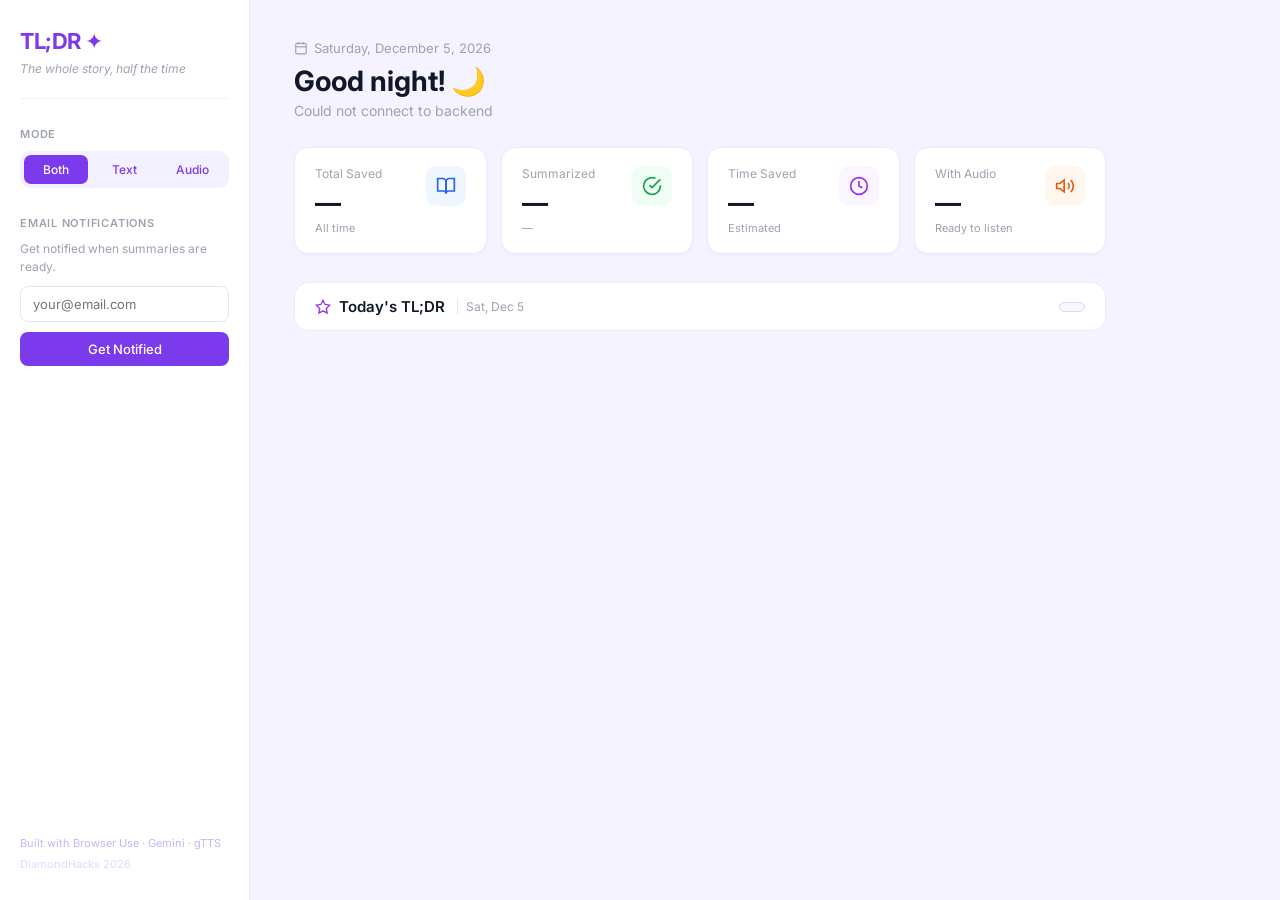
<file: dashboard/index.html>
<!DOCTYPE html>
<html lang="en">
<head>
  <meta charset="UTF-8" />
  <meta name="viewport" content="width=device-width, initial-scale=1.0" />
  <title>TL;DR Dashboard</title>
  <link href="https://fonts.googleapis.com/css2?family=Inter:wght@400;500;600;700&display=swap" rel="stylesheet" />
  <style>
    *, *::before, *::after { box-sizing: border-box; margin: 0; padding: 0; }

    body {
      font-family: 'Inter', system-ui, sans-serif;
      font-size: 15px;
      background: #f5f3ff;
      color: #111827;
      min-height: 100vh;
    }

    /* Layout */
    .layout {
      display: flex;
      min-height: 100vh;
    }

    /* Sidebar */
    .sidebar {
      width: 250px;
      min-width: 250px;
      background: #fff;
      border-right: 1px solid #ede9fe;
      display: flex;
      flex-direction: column;
      padding: 28px 20px;
      gap: 28px;
      position: sticky;
      top: 0;
      height: 100vh;
      overflow-y: auto;
    }

    .sidebar-top {
      border-bottom: 1px solid #f3f0ff;
      padding-bottom: 20px;
    }

    .logo {
      font-size: 22px;
      font-weight: 700;
      color: #7c3aed;
      letter-spacing: -0.5px;
      margin-bottom: 6px;
    }

    .tagline {
      font-size: 12px;
      color: #9ca3af;
      line-height: 1.5;
      font-style: italic;
    }

    .sidebar-section {
      display: flex;
      flex-direction: column;
      gap: 10px;
    }

    .sidebar-label {
      font-size: 11px;
      font-weight: 600;
      color: #9ca3af;
      text-transform: uppercase;
      letter-spacing: 0.07em;
    }

    .sidebar-hint {
      font-size: 12px;
      color: #9ca3af;
      line-height: 1.5;
    }

    .sidebar-input {
      padding: 9px 12px;
      border: 1px solid #e5e7eb;
      border-radius: 8px;
      font-size: 13px;
      width: 100%;
      outline: none;
      font-family: inherit;
      transition: border-color 0.15s;
    }
    .sidebar-input:focus {
      border-color: #a78bfa;
      box-shadow: 0 0 0 3px rgba(167,139,250,0.15);
    }

    .sidebar-btn {
      background: #7c3aed;
      color: #fff;
      border: none;
      border-radius: 8px;
      padding: 9px 14px;
      font-size: 13px;
      font-weight: 500;
      font-family: inherit;
      cursor: pointer;
      width: 100%;
      transition: background 0.15s;
    }
    .sidebar-btn:hover { background: #6d28d9; }

    .sidebar-footer {
      margin-top: auto;
      font-size: 11px;
      color: #c4b5fd;
      line-height: 1.5;
    }

    /* Toggle group */
    .toggle-group {
      display: flex;
      gap: 4px;
      background: #f3f0ff;
      border-radius: 10px;
      padding: 4px;
    }

    .toggle {
      flex: 1;
      padding: 7px 0;
      border: none;
      background: transparent;
      border-radius: 7px;
      font-size: 12px;
      font-weight: 500;
      font-family: inherit;
      color: #7c3aed;
      cursor: pointer;
      transition: background 0.15s, color 0.15s;
    }
    .toggle.active {
      background: #7c3aed;
      color: #fff;
    }
    .toggle:hover:not(.active) { background: #ede9fe; }

    /* Main */
    .main {
      flex: 1;
      padding: 40px 44px 120px;
      max-width: 900px;
    }

    .main-header { margin-bottom: 28px; }

    .main-title {
      font-size: 28px;
      font-weight: 700;
      color: #111827;
      margin-bottom: 4px;
    }

    .main-sub { font-size: 14px; color: #9ca3af; }

    /* Empty state */
    .empty-state {
      text-align: center;
      padding: 80px 40px;
      color: #9ca3af;
    }
    .empty-icon { font-size: 44px; margin-bottom: 16px; }
    .empty-title { font-size: 18px; font-weight: 600; color: #374151; margin-bottom: 8px; }
    .empty-sub { font-size: 14px; line-height: 1.6; max-width: 340px; margin: 0 auto; }

    /* Section header */
    .section-header {
      display: flex;
      align-items: center;
      justify-content: space-between;
      background: #fff;
      border: 1px solid #ede9fe;
      border-radius: 14px;
      padding: 14px 20px;
      margin-bottom: 16px;
    }

    .section-header-left {
      display: flex;
      align-items: center;
      gap: 8px;
    }

    .section-title {
      font-size: 15px;
      font-weight: 600;
      color: #111827;
    }

    .section-date {
      font-size: 12px;
      color: #9ca3af;
      padding-left: 8px;
      border-left: 1px solid #e5e7eb;
      margin-left: 4px;
    }

    .section-badge {
      font-size: 12px;
      font-weight: 500;
      background: #faf5ff;
      color: #7c3aed;
      border: 1px solid #ddd6fe;
      padding: 4px 12px;
      border-radius: 999px;
    }

    /* Cards */
    .cards-container { display: flex; flex-direction: column; gap: 18px; }

    .card {
      background: #fff;
      border: 1px solid #ede9fe;
      border-radius: 16px;
      padding: 24px 26px;
      box-shadow: 0 1px 4px rgba(124,58,237,0.05);
      transition: box-shadow 0.2s, border-color 0.2s;
    }
    .card:hover {
      border-color: #c4b5fd;
      box-shadow: 0 4px 16px rgba(124,58,237,0.1);
    }

    .card-source {
      font-size: 11px;
      font-weight: 600;
      color: #a78bfa;
      text-transform: uppercase;
      letter-spacing: 0.06em;
      margin-bottom: 8px;
    }

    .card-title {
      font-size: 18px;
      font-weight: 700;
      color: #111827;
      line-height: 1.4;
      margin-bottom: 12px;
    }

    .card-summary {
      font-size: 14px;
      color: #4b5563;
      line-height: 1.7;
      margin-bottom: 18px;
    }

    .card-actions {
      display: flex;
      align-items: center;
      gap: 12px;
      flex-wrap: wrap;
    }

    .play-btn {
      background: #7c3aed;
      color: #fff;
      border: none;
      border-radius: 8px;
      padding: 8px 18px;
      font-size: 13px;
      font-weight: 500;
      font-family: inherit;
      cursor: pointer;
      display: inline-flex;
      align-items: center;
      gap: 6px;
      transition: background 0.15s;
    }
    .play-btn:hover { background: #6d28d9; }

    .card-link {
      font-size: 13px;
      color: #7c3aed;
      text-decoration: none;
      font-weight: 500;
    }
    .card-link:hover { text-decoration: underline; }

    .listen-time {
      margin-left: auto;
      font-size: 12px;
      color: #9ca3af;
    }

    /* Audio Bar */
    .audio-bar {
      position: fixed;
      bottom: 0;
      left: 0;
      right: 0;
      background: #1e0a4a;
      color: #fff;
      height: 72px;
      padding: 0 28px;
      align-items: center;
      gap: 22px;
      z-index: 200;
      box-shadow: 0 -4px 24px rgba(0,0,0,0.25);
    }

    .audio-left {
      display: flex;
      align-items: center;
      gap: 10px;
      min-width: 180px;
      max-width: 240px;
      flex-shrink: 0;
    }

    .audio-playing-dot {
      width: 8px;
      height: 8px;
      border-radius: 50%;
      background: #a78bfa;
      flex-shrink: 0;
      animation: pulse 1.4s ease-in-out infinite;
    }
    @keyframes pulse {
      0%, 100% { opacity: 1; transform: scale(1); }
      50% { opacity: 0.5; transform: scale(0.85); }
    }

    .audio-title {
      font-size: 13px;
      font-weight: 500;
      color: #e9d5ff;
      white-space: nowrap;
      overflow: hidden;
      text-overflow: ellipsis;
    }

    .audio-controls {
      display: flex;
      align-items: center;
      gap: 8px;
      flex-shrink: 0;
    }

    .audio-ctrl {
      background: none;
      border: none;
      cursor: pointer;
      color: #c4b5fd;
      display: flex;
      flex-direction: column;
      align-items: center;
      gap: 2px;
      padding: 6px 8px;
      border-radius: 8px;
      font-family: inherit;
      transition: color 0.15s, background 0.15s;
    }
    .audio-ctrl:hover { color: #fff; background: rgba(255,255,255,0.1); }

    .ctrl-label { font-size: 9px; font-weight: 600; }

    .audio-play-btn {
      width: 42px;
      height: 42px;
      border-radius: 50%;
      background: #7c3aed;
      color: #fff;
      border: none;
      font-size: 16px;
      font-family: inherit;
      cursor: pointer;
      display: flex;
      align-items: center;
      justify-content: center;
      transition: background 0.15s, transform 0.1s;
    }
    .audio-play-btn:hover { background: #6d28d9; transform: scale(1.05); }

    .audio-progress {
      flex: 1;
      display: flex;
      align-items: center;
      gap: 10px;
    }

    .audio-time {
      font-size: 11px;
      color: #a78bfa;
      font-variant-numeric: tabular-nums;
      min-width: 32px;
      flex-shrink: 0;
    }

    .progress-bar {
      flex: 1;
      -webkit-appearance: none;
      appearance: none;
      height: 4px;
      border-radius: 99px;
      background: rgba(255,255,255,0.15);
      outline: none;
      cursor: pointer;
    }
    .progress-bar::-webkit-slider-thumb {
      -webkit-appearance: none;
      width: 14px;
      height: 14px;
      border-radius: 50%;
      background: #9333ea;
      cursor: pointer;
    }
    .progress-bar::-moz-range-thumb {
      width: 14px;
      height: 14px;
      border-radius: 50%;
      background: #9333ea;
      border: none;
      cursor: pointer;
    }

    /* Scrollbar */
    ::-webkit-scrollbar { width: 5px; }
    ::-webkit-scrollbar-track { background: transparent; }
    ::-webkit-scrollbar-thumb { background: #ddd6fe; border-radius: 99px; }

    /* Date row */
    .date-row {
      display: flex;
      align-items: center;
      gap: 6px;
      font-size: 13px;
      color: #9ca3af;
      margin-bottom: 8px;
    }

    /* Stats */
    .stats-grid {
      display: grid;
      grid-template-columns: repeat(4, 1fr);
      gap: 14px;
      margin-bottom: 28px;
    }

    .stat-card {
      background: #fff;
      border: 1px solid #ede9fe;
      border-radius: 14px;
      padding: 18px 20px;
      display: flex;
      justify-content: space-between;
      align-items: flex-start;
      box-shadow: 0 1px 3px rgba(124,58,237,0.05);
    }

    .stat-label { font-size: 12px; color: #9ca3af; margin-bottom: 6px; }
    .stat-value { font-size: 26px; font-weight: 700; color: #111827; }
    .stat-change { font-size: 11px; color: #9ca3af; margin-top: 3px; }

    .stat-icon {
      width: 40px;
      height: 40px;
      border-radius: 10px;
      display: flex;
      align-items: center;
      justify-content: center;
      flex-shrink: 0;
    }
    .stat-icon.blue   { background: #eff6ff; }
    .stat-icon.green  { background: #f0fdf4; }
    .stat-icon.purple { background: #faf5ff; }
    .stat-icon.orange { background: #fff7ed; }

    @media (max-width: 900px) {
      .stats-grid { grid-template-columns: repeat(2, 1fr); }
    }

    @media (max-width: 700px) {
      .sidebar { display: none; }
      .main { padding: 24px 18px 100px; }
      .audio-left { display: none; }
      .stats-grid { grid-template-columns: repeat(2, 1fr); }
    }
  </style>
</head>
<body>

<div class="layout">

  <!-- Sidebar -->
  <aside class="sidebar">
    <div class="sidebar-top">
      <div class="logo">TL;DR ✦</div>
      <p class="tagline">The whole story, half the time</p>
    </div>

    <div class="sidebar-section">
      <div class="sidebar-label">Mode</div>
      <div class="toggle-group">
        <button class="toggle active" data-mode="both">Both</button>
        <button class="toggle" data-mode="text">Text</button>
        <button class="toggle" data-mode="audio">Audio</button>
      </div>
    </div>

    <div class="sidebar-section">
      <div class="sidebar-label">Email Notifications</div>
      <p class="sidebar-hint">Get notified when summaries are ready.</p>
      <input type="email" id="sidebar-email" placeholder="your@email.com" class="sidebar-input" />
      <button id="sidebar-email-btn" class="sidebar-btn">Get Notified</button>
    </div>

    <div class="sidebar-footer">
      <p>Built with Browser Use · Gemini · gTTS</p>
      <p style="margin-top:4px;opacity:0.5">DiamondHacks 2026</p>
    </div>
  </aside>

  <!-- Main -->
  <main class="main">
    <div class="main-header">
      <div class="date-row">
        <svg width="14" height="14" fill="none" stroke="currentColor" stroke-width="2" viewBox="0 0 24 24"><rect x="3" y="4" width="18" height="18" rx="2"/><line x1="16" y1="2" x2="16" y2="6"/><line x1="8" y1="2" x2="8" y2="6"/><line x1="3" y1="10" x2="21" y2="10"/></svg>
        <span id="today-date"></span>
      </div>
      <h1 class="main-title" id="greeting"></h1>
      <p class="main-sub" id="article-count">Loading...</p>
    </div>

    <!-- Stats -->
    <div class="stats-grid">
      <div class="stat-card">
        <div>
          <div class="stat-label">Total Saved</div>
          <div class="stat-value" id="stat-total">—</div>
          <div class="stat-change">All time</div>
        </div>
        <div class="stat-icon blue">
          <svg width="20" height="20" fill="none" stroke="#2563eb" stroke-width="2" viewBox="0 0 24 24"><path d="M2 3h6a4 4 0 0 1 4 4v14a3 3 0 0 0-3-3H2z"/><path d="M22 3h-6a4 4 0 0 0-4 4v14a3 3 0 0 1 3-3h7z"/></svg>
        </div>
      </div>
      <div class="stat-card">
        <div>
          <div class="stat-label">Summarized</div>
          <div class="stat-value" id="stat-summarized">—</div>
          <div class="stat-change" id="stat-pct">—</div>
        </div>
        <div class="stat-icon green">
          <svg width="20" height="20" fill="none" stroke="#16a34a" stroke-width="2" viewBox="0 0 24 24"><path d="M22 11.08V12a10 10 0 1 1-5.93-9.14"/><polyline points="22 4 12 14.01 9 11.01"/></svg>
        </div>
      </div>
      <div class="stat-card">
        <div>
          <div class="stat-label">Time Saved</div>
          <div class="stat-value" id="stat-time">—</div>
          <div class="stat-change">Estimated</div>
        </div>
        <div class="stat-icon purple">
          <svg width="20" height="20" fill="none" stroke="#9333ea" stroke-width="2" viewBox="0 0 24 24"><circle cx="12" cy="12" r="10"/><polyline points="12 6 12 12 16 14"/></svg>
        </div>
      </div>
      <div class="stat-card">
        <div>
          <div class="stat-label">With Audio</div>
          <div class="stat-value" id="stat-audio">—</div>
          <div class="stat-change">Ready to listen</div>
        </div>
        <div class="stat-icon orange">
          <svg width="20" height="20" fill="none" stroke="#ea580c" stroke-width="2" viewBox="0 0 24 24"><polygon points="11 5 6 9 2 9 2 15 6 15 11 19 11 5"/><path d="M19.07 4.93a10 10 0 0 1 0 14.14"/><path d="M15.54 8.46a5 5 0 0 1 0 7.07"/></svg>
        </div>
      </div>
    </div>

    <!-- Article section header -->
    <div class="section-header">
      <div class="section-header-left">
        <svg width="16" height="16" fill="none" stroke="#9333ea" stroke-width="2" viewBox="0 0 24 24"><polygon points="12 2 15.09 8.26 22 9.27 17 14.14 18.18 21.02 12 17.77 5.82 21.02 7 14.14 2 9.27 8.91 8.26 12 2"/></svg>
        <span class="section-title">Today's TL;DR</span>
        <span class="section-date" id="section-date"></span>
      </div>
      <span class="section-badge" id="section-count"></span>
    </div>

    <div id="empty-state" class="empty-state" style="display:none">
      <div class="empty-icon">📚</div>
      <p class="empty-title">Nothing saved yet</p>
      <p class="empty-sub">Use the Chrome extension to save articles and we'll summarize them for you.</p>
    </div>

    <div id="cards-container" class="cards-container"></div>
  </main>
</div>

<!-- Audio Bar -->
<div id="audio-bar" class="audio-bar" style="display:none">
  <audio id="audio-player"></audio>

  <div class="audio-left">
    <div class="audio-playing-dot"></div>
    <span id="audio-title" class="audio-title">Now Playing</span>
  </div>

  <div class="audio-controls">
    <button id="rewind-btn" class="audio-ctrl" title="Back 15s">
      <svg width="16" height="16" fill="none" stroke="currentColor" stroke-width="2" viewBox="0 0 24 24">
        <polyline points="1 4 1 10 7 10"/>
        <path d="M3.51 15a9 9 0 1 0 .49-3.5"/>
      </svg>
      <span class="ctrl-label">15s</span>
    </button>

    <button id="play-btn" class="audio-play-btn">▶</button>

    <button id="forward-btn" class="audio-ctrl" title="Forward 15s">
      <svg width="16" height="16" fill="none" stroke="currentColor" stroke-width="2" viewBox="0 0 24 24">
        <polyline points="23 4 23 10 17 10"/>
        <path d="M20.49 15a9 9 0 1 1-.49-3.5"/>
      </svg>
      <span class="ctrl-label">15s</span>
    </button>
  </div>

  <div class="audio-progress">
    <span id="current-time" class="audio-time">0:00</span>
    <input type="range" id="progress-bar" class="progress-bar" min="0" max="100" value="0" />
    <span id="total-time" class="audio-time">0:00</span>
  </div>
</div>

<script src="app.js"></script>
<script>
  // Date & greeting — updates every minute
  function setDateAndGreeting() {
    const now = new Date();
    const h = now.getHours();

    document.getElementById("today-date").textContent = now.toLocaleDateString("en-US", {
      weekday: "long", year: "numeric", month: "long", day: "numeric"
    });

    document.getElementById("greeting").textContent =
      h >= 5  && h < 12 ? "Good morning! ☀️" :
      h >= 12 && h < 17 ? "Good afternoon! ☀️" :
      h >= 17 && h < 21 ? "Good evening! 🌆" :
                          "Good night! 🌙";

    // Also update the section header date
    const sectionDate = document.getElementById("section-date");
    if (sectionDate) {
      sectionDate.textContent = now.toLocaleDateString("en-US", {
        weekday: "short", month: "short", day: "numeric"
      });
    }
  }

  setDateAndGreeting();
  setInterval(setDateAndGreeting, 60000); // re-run every minute

  // Stats — runs independently from app.js, no changes to original JS needed
  async function loadStats() {
    try {
      const res = await fetch("http://127.0.0.1:8080/digest");
      const articles = await res.json();

      const total = articles.length;
      const summarized = articles.filter(a =>
        a.summary && a.summary !== "Summary could not be generated."
      ).length;
      const withAudio = articles.filter(a => a.audio_path).length;
      const pct = total ? Math.round((summarized / total) * 100) : 0;

      // Estimate ~3 min saved per summary vs full article (~15 min avg)
      const minSaved = summarized * 12;
      const timeStr = minSaved >= 60
        ? `${Math.floor(minSaved / 60)}h ${minSaved % 60}m`
        : `${minSaved}m`;

      document.getElementById("stat-total").textContent = total;
      document.getElementById("stat-summarized").textContent = summarized;
      document.getElementById("stat-pct").textContent = `${pct}% complete`;
      document.getElementById("stat-time").textContent = timeStr || "0m";
      document.getElementById("stat-audio").textContent = withAudio;

      const sec = document.getElementById("section-count");
      if (sec) sec.textContent = `${summarized} summar${summarized === 1 ? "y" : "ies"} ready`;
    } catch (e) {
      // silently fail — stats are non-critical
    }
  }

  loadStats();
  setInterval(loadStats, 10000);
</script>
</body>
</html>
</file>
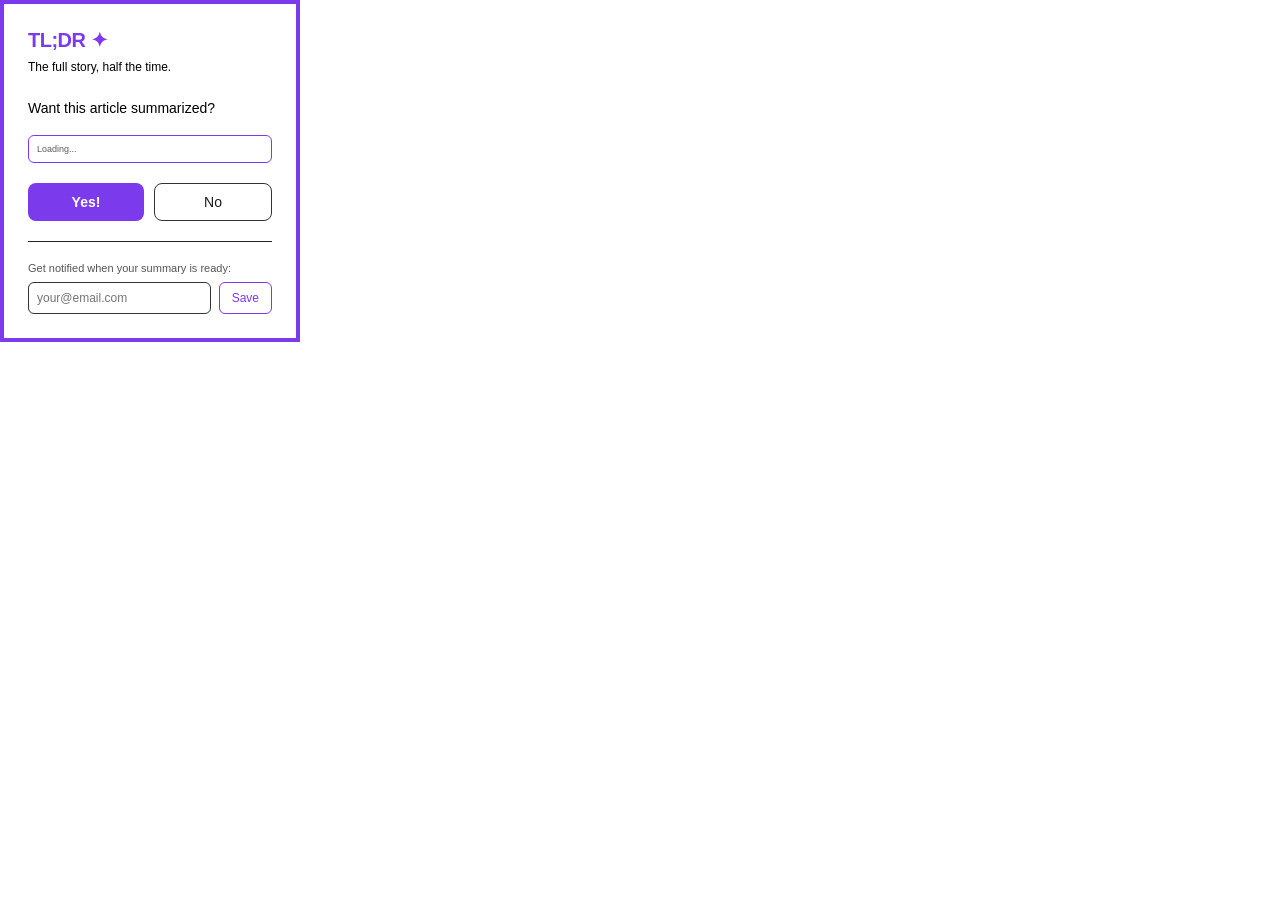
<file: extension/popup.html>
<!DOCTYPE html>
<html>
<head>
  <meta charset="UTF-8">
  <style>
    * { margin: 0; padding: 0; box-sizing: border-box; }
    
    body {
      width: 300px;
      background: #ffffff;
      border: #7C3AED 4px solid;
      color: #ffffff;
      font-family: 'Inter', sans-serif;
      padding: 24px;
    }

    .logo {
      font-size: 20px;
      font-weight: 700;
      color: #7C3AED;
      margin-bottom: 8px;
      letter-spacing: -0.5px;
    }

    .tagline {
      font-size: 12px;
      color: #000000;
      margin-bottom: 24px;
    }

    .question {
      font-size: 14px;
      color: #000000;
      margin-bottom: 16px;
      line-height: 1.5;
    }

    .url-preview {
      font-size: 9px;
      color: #5d5c5e;
      margin-bottom: 20px;
      word-break: break-all;
      background: #ffffff;
      border: #7C3AED 1px solid;
      padding: 8px;
      border-radius: 6px;
    }

    .buttons {
      display: flex;
      gap: 10px;
    }

    .btn-yes {
      flex: 1;
      background: #7C3AED;
      color: white;
      border: none;
      padding: 10px;
      border-radius: 8px;
      font-size: 14px;
      cursor: pointer;
      font-weight: 600;
    }

    .btn-yes:hover { background: #300773; }

    .btn-no {
      flex: 1;
      background: #ffffff;
      color: #1a1a1a;
      border: 1px solid #333;
      padding: 10px;
      border-radius: 8px;
      font-size: 14px;
      cursor: pointer;
    }

    .btn-no:hover { background: #ede7fa; }

    .success {
      display: none;
      text-align: center;
      padding: 16px 0;
    }

    .success-icon { font-size: 32px; margin-bottom: 8px; }

    .success-text {
      font-size: 14px;
      color: #7C3AED;
      font-weight: 600;
    }

    .success-sub {
      font-size: 12px;
      color: #555;
      margin-top: 4px;
    }

    .dashboard-link {
      display: block;
      margin-top: 16px;
      text-align: center;
      color: #7C3AED;
      font-size: 12px;
      text-decoration: none;
    }

    .email-section {
      margin-top: 20px;
      padding-top: 20px;
      border-top: 1px solid #222;
    }

    .email-label {
      font-size: 11px;
      color: #555;
      margin-bottom: 8px;
    }

    .email-row {
      display: flex;
      gap: 8px;
    }

    .email-input {
      flex: 1;
      background: #ffffff;
      border: 1px solid #333;
      color: #1a1a1a;
      padding: 8px;
      border-radius: 6px;
      font-size: 12px;
    }

    .email-btn {
      background: #ffffff;
      border: 1px solid #7C3AED;
      color: #7C3AED;
      padding: 8px 12px;
      border-radius: 6px;
      font-size: 12px;
      cursor: pointer;
    }
  </style>
</head>
<body>
  <div class="logo">TL;DR ✦</div>
  <div class="tagline">The full story, half the time.</div>

  <div id="main-view">
    <div class="question">Want this article summarized?</div>
    <div class="url-preview" id="url-display">Loading...</div>
    <div class="buttons">
      <button class="btn-yes" id="yes-btn">Yes!</button>
      <button class="btn-no" id="no-btn">No</button>
    </div>

    <div class="email-section">
      <div class="email-label">Get notified when your summary is ready:</div>
      <div class="email-row">
        <input class="email-input" type="email" id="email-input" placeholder="your@email.com">
        <button class="email-btn" id="email-btn">Save</button>
      </div>
    </div>
  </div>

  <div class="success" id="success-view">
    <div class="success-icon">✦</div>
    <div class="success-text">Saved! We're on it.</div>
    <div class="success-sub">Your summary will be ready shortly.</div>
    <a class="dashboard-link" href="http://localhost:3000" target="_blank">
      View Dashboard →
    </a>
  </div>

  <script src="popup.js"></script>
</body>
</html>
</file>
